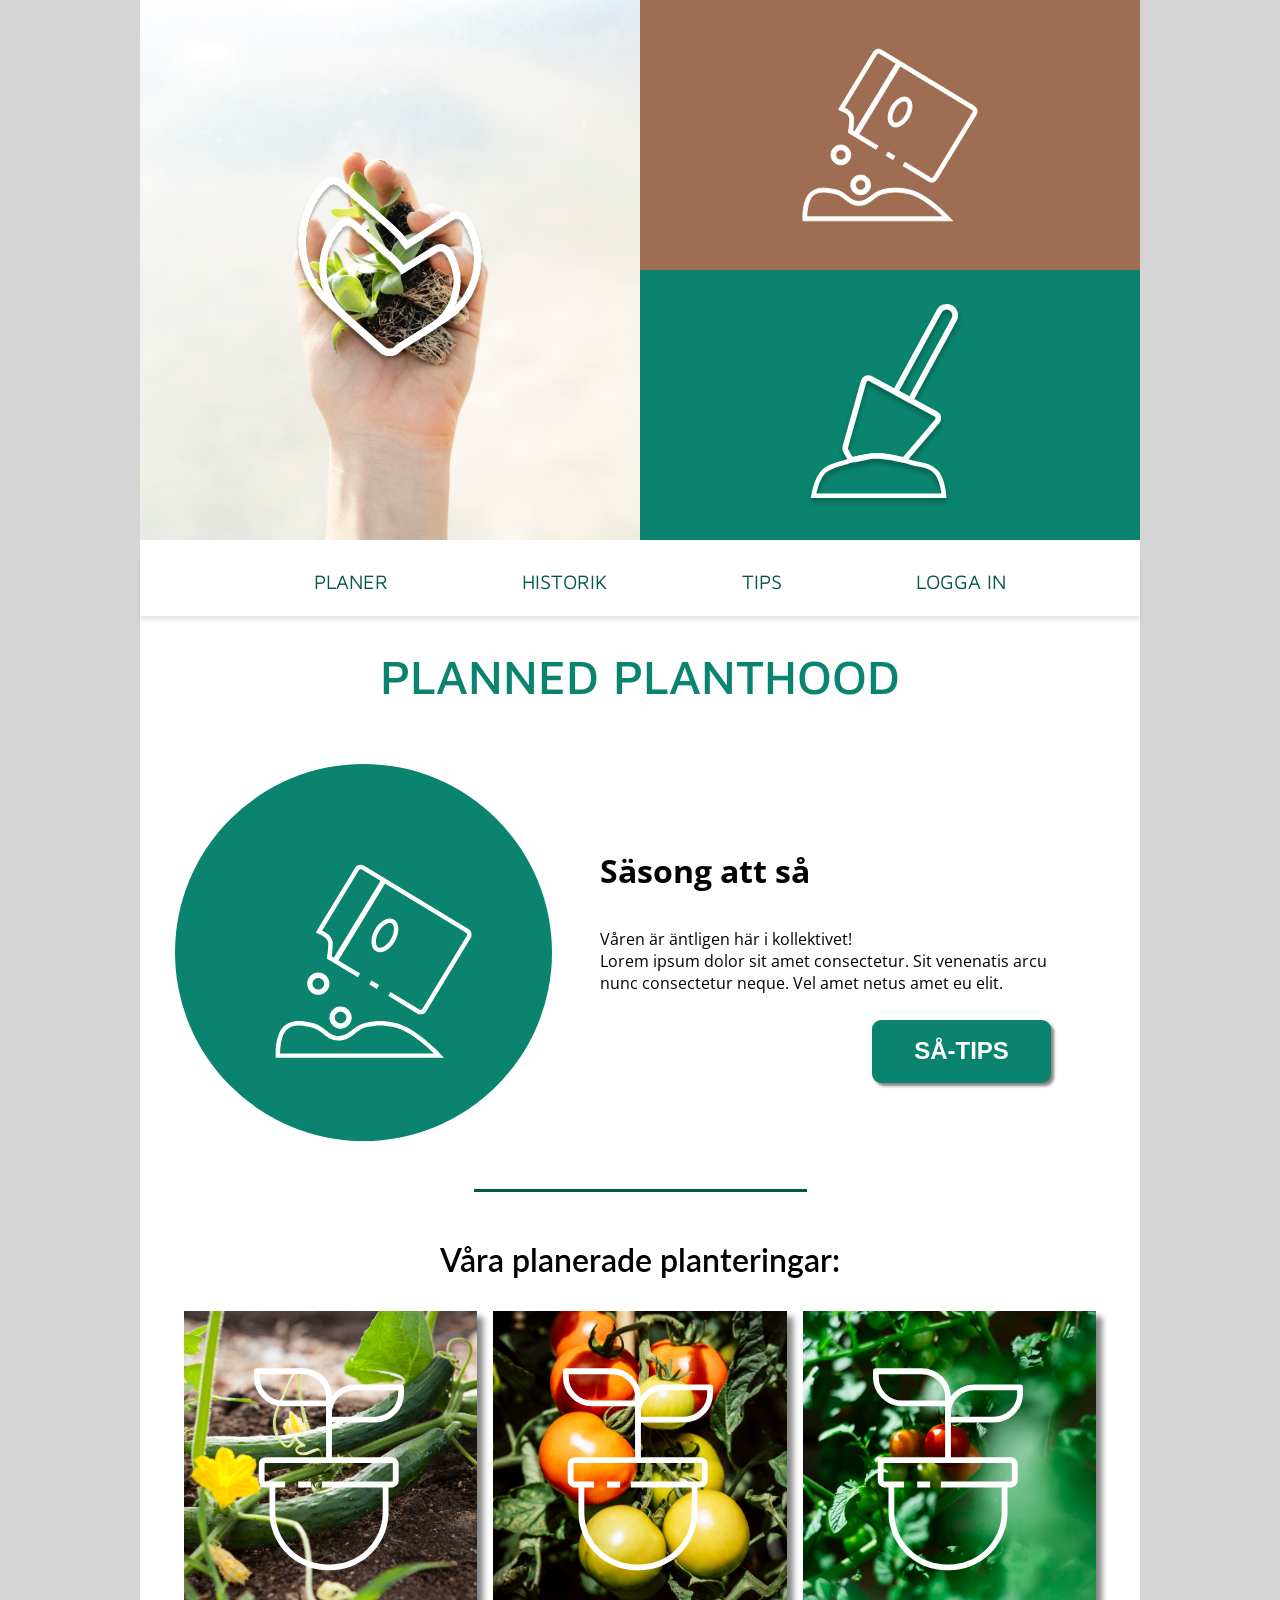
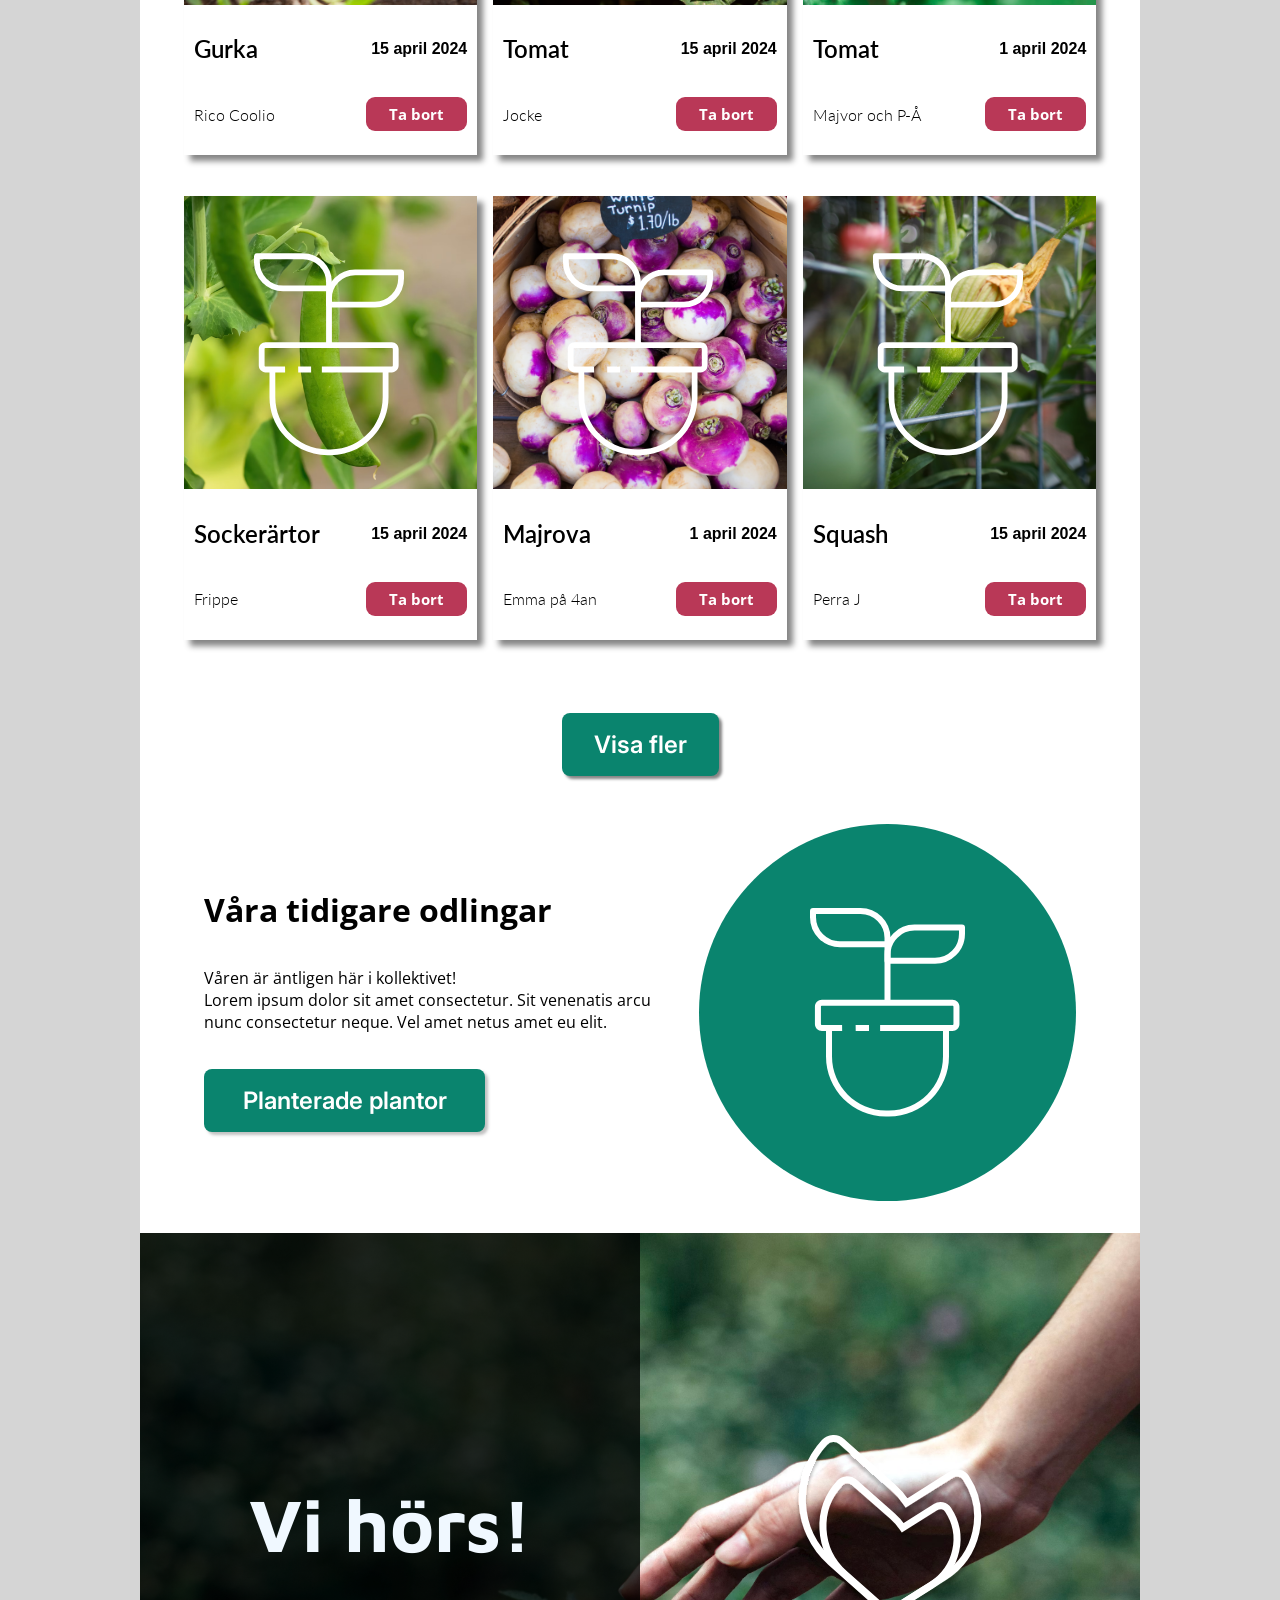
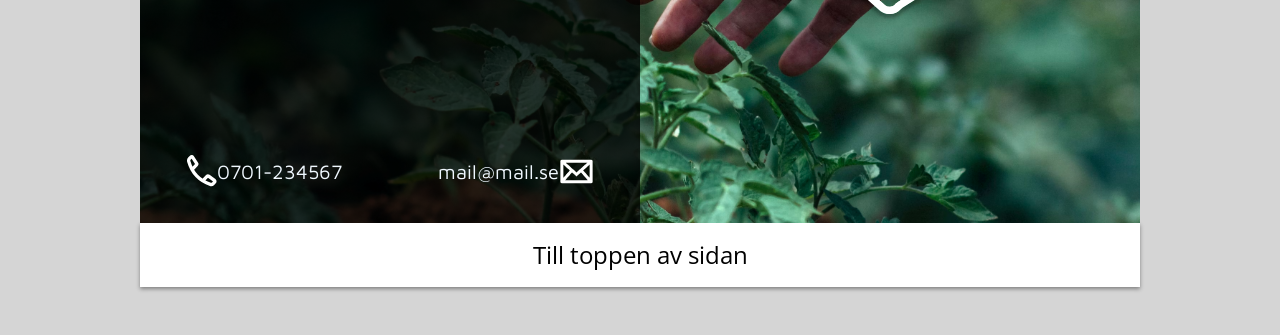
<file: index.html>
<!DOCTYPE html>
<html lang="en">

<head>
    <meta charset="UTF-8">
    <meta name="viewport" content="width=device-width, initial-scale=1.0">

    <link rel="stylesheet" href="style.css">
    <title>Planned planthood</title>
    <title>Document</title>
    <link rel="stylesheet" href="https://cdnjs.cloudflare.com/ajax/libs/font-awesome/6.0.0-beta3/css/all.min.css">
</head>

<body>
    <a id="top"></a> 
    <header class="header">
        <section class="backgroundImageHeader">
            <img class="heartLogoHeder" src="assets/Logo.svg" alt="Heart logo painted white">
        </section>

        <section class="brownGreenBG">
            <aside class="brownBackground">
                <img class="seedlingIcon" src="assets/Vectorseedpackage.svg" alt="seedling icon">
            </aside>
            <aside class="greenBackground">
                <img class="spadeIcon" src="assets/dig.svg" alt="spade">
            </aside>
        </section>
    </header>
    <nav class="menu">
        <ul class="navList">
            <li>
                <a class="NavListText" href="">PLANER</a>
            </li>
            <li>
                <a class="NavListText" href="">HISTORIK</a>
            </li>
            <li>
                <a class="NavListText" href="">TIPS</a>
            </li>
            <li>
                <a class="NavListText" href="login2.html">LOGGA IN</a>
            </li>
            
        </ul>
    </nav>
    <main class="main">
        <h1 class="main-name">PLANNED PLANTHOOD</h1>
        <section class="top">
            <article class="first-part">
                <div class="textContent1">
                    <h2 class="season">Säsong att så</h2>
                    <p class="description">Våren är äntligen här i kollektivet! <br>
                        Lorem ipsum dolor sit amet consectetur. Sit venenatis arcu <br> nunc consectetur neque. Vel amet netus amet eu elit.</p>
                    <button class="tips">SÅ-TIPS</button>
                </div>
                <div class="greenCircleDiv1">
                    <section class="seedBg">
                        <img class="seed" src="assets/seedpackage.svg">
                    </section>
                </div>
            </article>
        </section>
        <hr>
        <section class="middle">
            <h2 class="middle-name">Våra planerade planteringar:</h2>
            <section class="middle-container">
                <section class="card">
                    <section class="pictures-wrapper">
                        <img class="supreme" src="assets/gurka.avif" alt="gurka">
                        <img class="pot" src="assets/plant.svg">
                    </section>
                    <article class="item1">
                        <article class="first-row">
                            <h2 class="lato600">Gurka</h2>
                            <h3 class="open700">15 april 2024</h3>
                        </article>
                        <article class="second-row">
                            <h4 class="lato300">Rico Coolio</h4>
                            <button class="remove">Ta bort</button>
                        </article>
                    </article>
                </section>
                <section class="card">
                    <section class="pictures-wrapper">
                        <img class="supreme" src="assets/tomater.avif" alt="tomater">
                        <img class="pot" src="assets/plant.svg">
                    </section>
                    <article class="item1">
                        <article class="first-row">
                            <h2 class="lato600">Tomat</h2>
                            <h3 class="open700">15 april 2024</h3>
                        </article>
                        <article class="second-row">
                            <h4 class="lato300">Jocke</h4>
                            <button class="remove">Ta bort</button>
                        </article>
                    </article>
                </section>
                <section class="card">
                    <section class="pictures-wrapper">
                        <img class="supreme" src="assets/tomat.avif" alt="tomat">
                        <img class="pot" src="assets/plant.svg">
                    </section>
                    <article class="item1">
                        <article class="first-row">
                            <h2 class="lato600">Tomat</h2>
                            <h3 class="open700">1 april 2024</h3>
                        </article>
                        <article class="second-row">
                            <h4 class="lato300">Majvor och P-Å</h4>
                            <button class="remove">Ta bort</button>
                        </article>
                    </article>
                </section>
                <section class="card">
                    <section class="pictures-wrapper">
                        <img class="supreme" src="assets/ärta.avif" alt="ärta">
                        <img class="pot" src="assets/plant.svg">
                    </section>
                    <article class="item1">
                        <article class="first-row">
                            <h2 class="lato600">Sockerärtor</h2>
                            <h3 class="open700">15 april 2024</h3>
                        </article>
                        <article class="second-row">
                            <h4 class="lato300">Frippe</h4>
                            <button class="remove">Ta bort</button>
                        </article>
                    </article>
                </section>
                <section class="card">
                    <section class="pictures-wrapper">
                        <img class="supreme" src="assets/lilagrönsak.avif" alt="turnip">
                        <img class="pot" src="assets/plant.svg">
                    </section>
                    <article class="item1">
                        <article class="first-row">
                            <h2 class="lato600">Majrova</h2>
                            <h3 class="open700">1 april 2024</h3>
                        </article>
                        <article class="second-row">
                            <h4 class="lato300">Emma på 4an</h4>
                            <button class="remove">Ta bort</button>
                        </article>
                    </article>
                </section>
                <section class="card">
                    <section class="pictures-wrapper">
                        <img class="supreme" src="assets/cloesupväxt.avif" alt="squash">
                        <img class="pot" src="assets/plant.svg">
                    </section>
                    <article class="item1">
                        <article class="first-row">
                            <h2 class="lato600">Squash</h2>
                            <h3 class="open700">15 april 2024</h3>
                        </article>
                        <article class="second-row">
                            <h4 class="lato300">Perra J</h4>
                            <button class="remove">Ta bort</button>
                            
                        </article>
                    </article>
                </section>
            </section>
            <section class="only-button">
                <button class="more">Visa fler</button>
            </section>
            <section class="wrapperAroundMain">
                <section class="mainSectionWithGreenCircle">
                    <div class="greenCircleDiv2">
                        <aside class="greenCircle">
                            <img class="plantInPot" src="assets/plant.svg" alt="">
                        </aside>
                    </div>
                    <div class="textContent2">
                        <h2 class="odlingarText">Våra tidigare odlingar</h2>
                        <p class="easterIsHereText">Våren är äntligen här i kollektivet! <br>
                            Lorem ipsum dolor sit amet consectetur. Sit venenatis arcu <br> nunc consectetur neque. Vel amet netus amet eu elit.
                        </p>
                        <button class="btnPlantedPlants">Planterade plantor</button>
                    </div>
                </section>
            </section>        
        </section>
    </main>
    <footer class="helaFooter">
        <section class="helaMinFooter">
            <div class="heartLogoFooterContainer">
                <img class="heartLogoFooter" src="./assets/Logo.svg" alt="heartLogo">
            </div>
            <div class="svartBakgrundContainer">
                <section class="svartBakgrund">
                    <section class="seeYa">
                        <h2 class="seeYalater">Vi hörs!</h2>
                    </section>
                    <div class="kontaktDiv">
                        <section class="kontakt">
                            <section class="leftside">
                                <img src="/assets/telephone.svg" alt="mobilIkon">
                                <p class="text-bottom">0701-234567</p>
                            </section>
                            <section class="rightside">
                                <p class="text-bottom">mail@mail.se</p>
                                <img src="/assets/envelope.png" alt="mailIkon">
                            </section>
                        </section>
                    </div>
                </section>
            </div>    
        </section>
    </footer>
    <a href="#top" class="tillToppenAvSidan">
        <p class="tillToppenAvSidanP">Till toppen av sidan</p>
    </a>
</html>
</file>
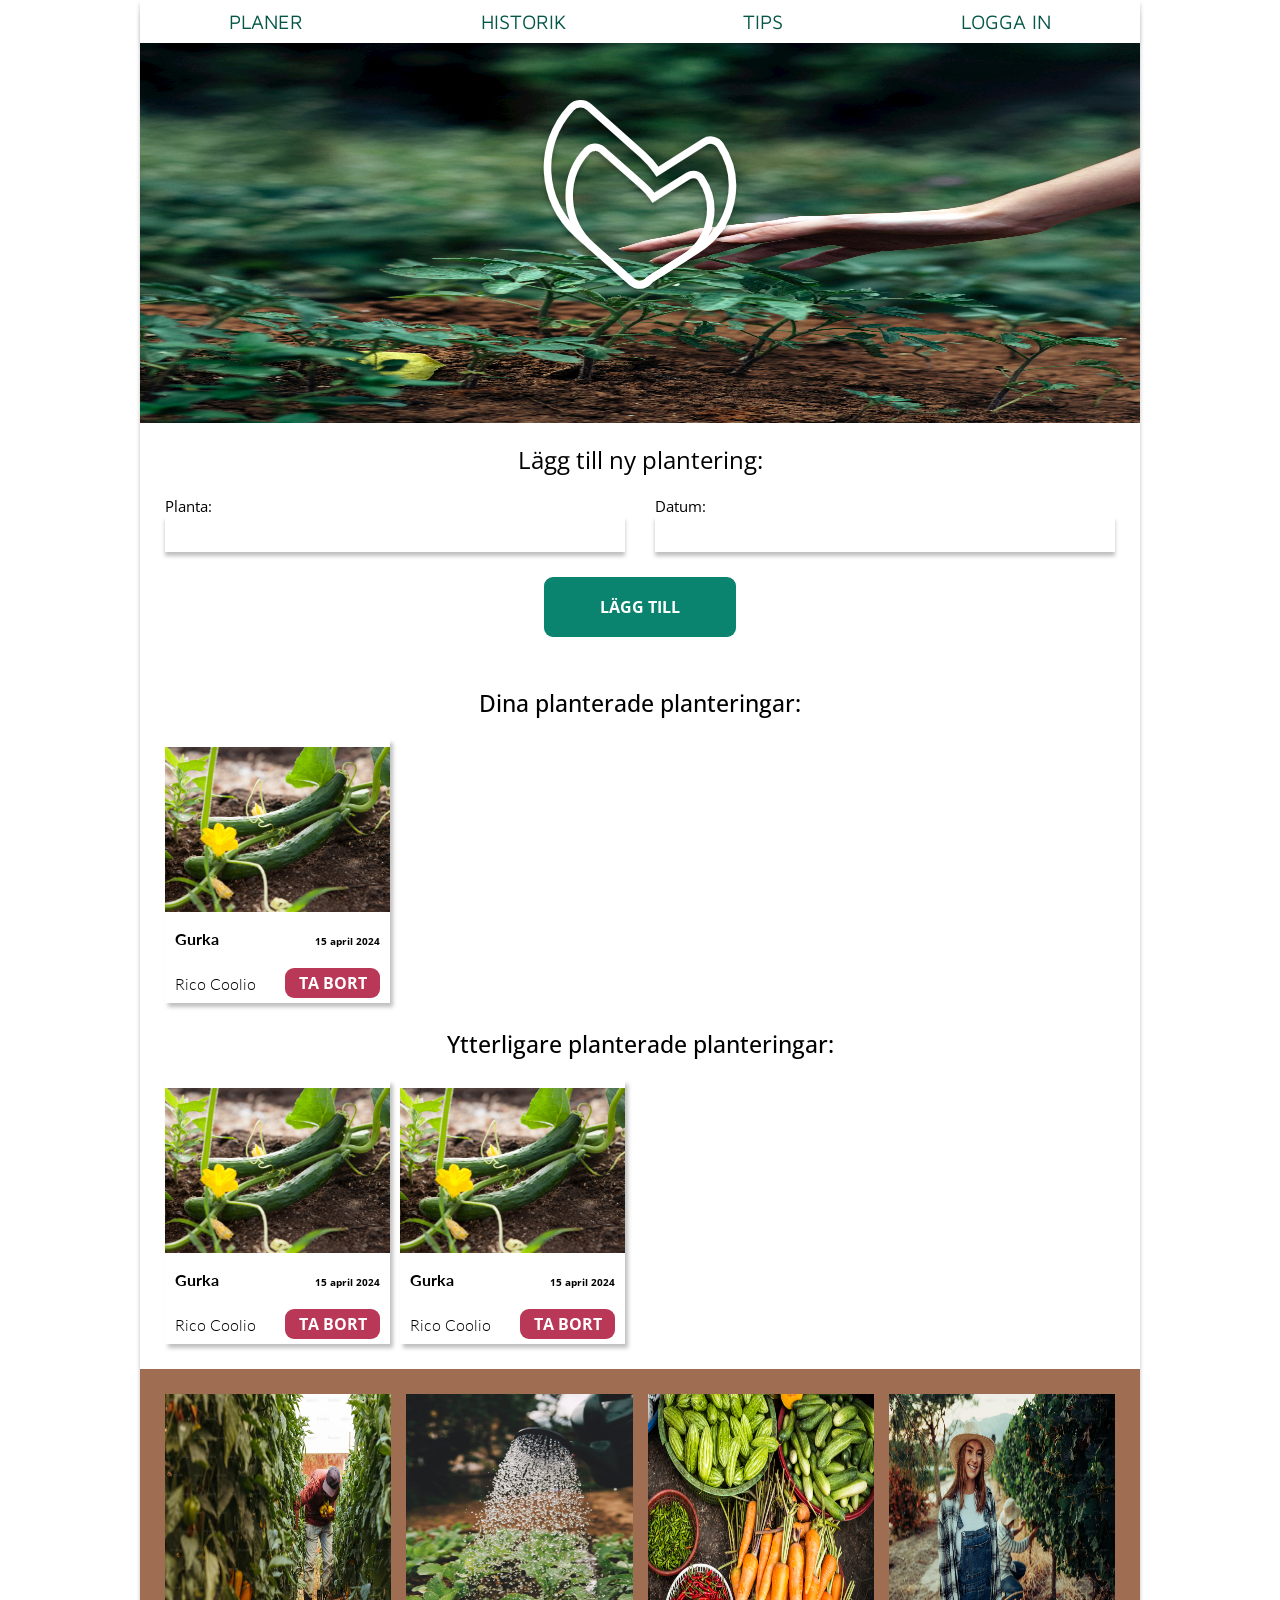
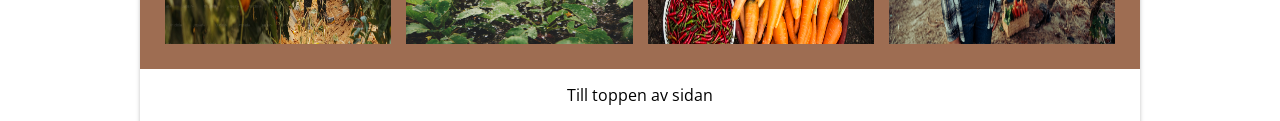
<file: login2.html>
<!-- Ny sida 2 -->
<!DOCTYPE html>
<html lang="en">
<head>
	<meta charset="UTF-8" />
	<meta name="viewport" content="width=device-width, initial-scale=1.0" />
	<link rel="stylesheet" href="./login2.css" />
	<title>Lägg Till</title>
</head>
<body>
	<!-- Navigationsfält -->
	<nav class="navbar">
		<a class="navbar__link" href="./index.html">PLANER</a>
		<a class="navbar__link" href="#">HISTORIK</a>
		<a class="navbar__link" href="#">TIPS</a>
		<a class="navbar__link" href="#">LOGGA IN</a>
	</nav>

	<!-- Sidhuvud -->
	<header class="hand" id="back">
		<img class="header__logo" src="./assets/Logo.svg" alt="Planned Planthood Logo" />
		<img class="header__image" src="./assets/handsidan.avif" alt="Hand with flower" />
	</header>

	<!-- Huvudinnehåll -->
	<main class="wrapper">
		<!-- Formulär för att lägga till ny plantering -->
		<section class="planering">
			<h2>Lägg till ny plantering:</h2>
			<form class="forms">
				<!-- Fält för planta -->
				<content class="left">
					<label for="text">Planta:</label>
					<input type="text" />
				</content>
				<!-- Fält för datum -->
				<content class="right">
					<label for="text">Datum:</label>
					<input type="text" />
				</content>
			</form>
		</section>

		<!-- Knapp för att lägga till -->
		<button class="add">LÄGG TILL</button>

		<!-- Lista över planteringar -->
		<section class="planteringar">
			<h2>Dina planterade planteringar:</h2>
			<section class="sections">
				<article class="plants__card">
					<!-- Bild för en planta -->
					<figure class="plants__image-container">
						<img class="plants__image" src="./assets/gurka.avif" alt="Gurka Plant" />
					</figure>
					<!-- Detaljer för planta -->
					<content class="plants__details plants__details--top">
						<h4 class="plants__name">Gurka</h4>
						<p class="plants__date">15 april 2024</p>
					</content>
					<!-- Ägarinformation och ta bort-knapp -->
					<figure class="plants__details plants__details--bottom">
						<h6 class="plants__owner">Rico Coolio</h6>
						<img class="plants__icon" src="./assets/gurka.avif" alt="Details Icon" />
						<button class="plants__remove">TA BORT</button>
					</figure>
				</article>
			</section>
		</section>

		<!-- Ytterligare planteringar -->
		<section class="planteringar">
			<h2>Ytterligare planterade planteringar:</h2>
			<section class="sections">
				<article class="plants__card">
					<figure class="plants__image-container">
						<img class="plants__image" src="./assets/gurka.avif" alt="Gurka Plant" />
					</figure>
					<content class="plants__details plants__details--top">
						<h4 class="plants__name">Gurka</h4>
						<p class="plants__date">15 april 2024</p>
					</content>
					<figure class="plants__details plants__details--bottom">
						<h6 class="plants__owner">Rico Coolio</h6>
						<img class="plants__icon" src="./assets/Logo.svg" alt="Details Icon" />
						<button class="plants__remove">TA BORT</button>
					</figure>
				</article>
				<article class="plants__card">
					<content class="plants__image-container">
						<img class="plants__image" src="./assets/gurka.avif" alt="Gurka Plant" />
					</content>
					<content class="plants__details plants__details--top">
						<h4 class="plants__name">Gurka</h4>
						<p class="plants__date">15 april 2024</p>
					</content>
					<figure class="plants__details plants__details--bottom">
						<h6 class="plants__owner">Rico Coolio</h6>
						<img class="plants__icon" src="./assets/plant.svg" alt="Details Icon" />
						<button class="plants__remove">TA BORT</button>
					</figure>
				</article>
			</section>
		</section>
	</main>

	<!-- Sektion med olika bilder -->
	<section class="brown">
		<img class="imgsize" src="./assets/plockar.avif" alt="picking pepper" />
		<img class="imgsize" src="./assets/vattenkanna.avif" alt="watering plants" />
		<img class="imgsize" src="assets/massagrönsaker.avif" alt="vegetables on the ground" />
		<img class="imgsize" src="./assets/tjejmedhatt.avif" alt="Woman in a hat" />
	</section>

	<!-- Sidfot -->
	<footer>
		<a class="back" href="#back"><p>Till toppen av sidan</p></a>
	</footer>
</body>
</html>
</file>
<file: style.css>
@import url('https://fonts.googleapis.com/css2?family=Maven+Pro:wght@500&display=swap');
@import url('https://fonts.googleapis.com/css2?family=Open+Sans&display=swap');
@import url('https://fonts.googleapis.com/css2?family=Inter:wght@600&display=swap');
@import url('https://fonts.googleapis.com/css2?family=Lato&display=swap');

html {
    background-color: rgb(213, 213, 213); /* Bakgrundsfärg för hela sidan */
    margin: auto; /* Centrera sidan */
    padding: auto; /* Automatisk padding, även om detta inte påverkar mycket */
}

body {
    max-width: 1000px; /* Maxbredd för sidan */
    width: 100%; /* Gör sidan responsiv */
    margin: 0 auto; /* Centrera innehållet */
    background-color: white; /* Vit bakgrund */
    box-sizing: border-box; /* Räkna med padding och border i elementets storlek */
    padding: auto; /* Automatisk padding, detta ger inte effekt, bör ändras vid behov */
}

/* Header */

.header {
    display: flex; /* Använder flexbox för att arrangera innehållet */
    justify-content: center; /* Centrera innehållet horisontellt */
}

.backgroundImageHeader {
    background-image: url(assets/hand.jpeg);  
    background-position: center; /* Centrera bakgrundsbilden */
    background-size: cover; /* Täck hela området med bilden (kan läggas till för att förbättra utseendet) */
    width: 501px;  
    height: 540px;  
    display: flex; /* Använder flexbox för att arrangera innehållet */
    justify-content: center; /* Centrera innehållet horisontellt */
    align-items: center; /* Centrera innehållet vertikalt */
}

.heartLogoHeder {
    width: 190px;  
    height: 186px;  
}

.brownBackground {
    background-color: #9E6D52;  
    width: 500px;  
    height: 270px;  
    display: grid; /* Använder grid-layout för att arrangera innehållet */
    grid-template-columns: repeat(3, 1fr); /* Delar upp i tre kolumner */
}

.seedlingIcon {
    height: 196px; 
    width: 176px;  
    grid-area: 2 / 2; /* Positionerar ikonen i mitten av grid */
}

.greenBackground {
    background-color: #0A846E;
    width: 500px;  
    height: 270px;
    display: grid; /* Använder grid-layout för att arrangera innehållet */
    grid-template-columns: repeat(3, 1fr); /* Delar upp i tre kolumner */
}

.spadeIcon {
    height: 206px;
    width: 155px;
    grid-area: 2 / 2; /* Positionerar ikonen i mitten av grid */
}


/* Nav */


.navList {
    display: flex;
    justify-content: space-evenly;
    align-items: center; 
    padding-bottom: 10px;
    height: 50px;
    list-style: none;
    font-family: 'Maven Pro', sans-serif;
}

.NavListText {
    font-size: 20px;
    color: #055647;
    text-decoration: none;
    text-align: center;
}

.menu {
    box-shadow: 0 4px 4px 0 rgba(3, 56, 47, 0.11); /* Skugga för menyn */
}


/* Main */
.main {
    max-width: 1000px; 
    width: 100%; /* Gör sidan responsiv */
    margin-top: 2rem;  
    background-color: white;  
    box-sizing: border-box;  
    padding: 0;  
}

.main-name {
    color: rgba(10, 132, 110, 255);  
    text-align: center;  
    font-family: 'Maven Pro', sans-serif;  
    font-size: 48px; 
    font-weight: 500;  
    margin: 0;  
    margin-bottom: 60px;  
}

.top {
    max-width: 1000px; 
    width: 100%; 
    margin: 0 auto;  
}

.first-part {
    display: flex;  
    flex-direction: row-reverse;  
    justify-content: space-between; /* Placera elementen på varsin sida */
    align-items: center;  
    font-family: 'Open Sans', sans-serif;  
    max-width: 911px;  
    width: 100%; 
}

.greenCircleDiv1 {
    margin-left: 3rem; 
    width: 40%;  
    display: flex;  
    justify-content: flex-end; /* Placera cirkeln längst till höger */
}

.seedBg {
    background-color: #0A846E; 
    border-radius: 50%;  
    width: 377px;  
    height: 377px; 
}

.seed {
    padding: 100px;  
    width: 197px;  
    height: 194px;  
}

.textContent1 {
    margin-left: 3rem;  
    width: 60%; 
    display: flex;  
    flex-direction: column;  
    justify-content: flex-start;  
    gap: 10px; /* Utrymme mellan elementen */
    text-align: left;  
}

.season {
    margin-bottom: 10px;  
    display: flex; 
    justify-content: flex-start;  
    font-family: 'Open Sans', sans-serif;  
    font-weight: 700;  
    font-size: 32px;  
}

.description {
    display: flex;  
    justify-content: flex-start; 
    text-align: start;  
    font-weight: 400;  
    font-size: 16px;  
}

.tips {
    margin: 0;  
    display: flex;  
    justify-content: center; 
    align-items: center;  
    width: 179px; 
    height: 63px;  
    background-color: #0A846E;  
    color: white;  
    border-radius: 9px;  
    text-align: center;  
    border: none;  
    font-weight: 700;  
    font-size: 24px;  
    box-shadow: 3px 3px 3px #858585;  
    align-self: flex-end;  
}

.tips:hover {
    background-color: #dcd91b; /* Bakgrundsfärg vid hover */
    box-shadow: 0 12px 16px 0 rgb(217, 217, 217), 0 17px 50px 0 rgba(0, 0, 0, 0.19); /* Skugga vid hover */
}

.tips:active {
    background-color: #096856; /* Bakgrundsfärg vid klick */
    transform: translateY(4px); /* Flytta ner knappen vid klick */
}

hr {
    text-align: center;  
    background-color: #055647;  
    border: none;  
    width: 333px;
    height: 3px;  
    margin-top: 3rem;  
    margin-bottom: 1rem; 
}

/* middle */
.middle { 
    max-width: 932px; 
    width: 100%;  
    margin: auto; 
    display: flex;
    flex-direction: column;  
    justify-content: center; 
    align-items: center; 
}


.middle-name {
    margin: 2rem;  
    text-align: center; 
    font-family: 'Lato', sans-serif;  
    font-weight: 600;  
    font-size: 32px;  
}

.middle-container {
    display: grid;
    grid-template-columns: repeat(3, 1fr); 
    grid-gap: 1rem; 
    justify-content: space-between; 
    align-items: center; /* Centrera elementen vertikalt */
}

.pictures-wrapper {
    position: relative; /* Position för innehållet */
    max-height: 293.54px;  
    overflow: hidden; /* Dölja överflödig del av innehållet */
}

.card {
    box-shadow: 6px 6px 6px #858585; /* Skugga för korten */
    width: 293.54px;  
    margin-bottom: 25px;  
}

.supreme {
    margin: auto;  
    width: 293.54px;  
    height: 296px;  
    display: block;  
    object-fit: cover; /* Fyller kortet utan att ändra proportioner */
    background-position: center; 
}

.pot {
    width: 150px;  
    height: 205px; 
    position: absolute;  
    top: 19%; 
    right: 25%; 
}

.item1 {
    margin: auto; 
    padding: 10px;  
}

.first-row {
    display: flex;  
    flex-direction: row;  
    justify-content: space-between;  
    align-items: center;  
}

.second-row {
    display: flex;  
    flex-direction: row;  
    justify-content: space-between;  
    align-items: center;  
}

.open700 {
    font-family: 'open', sans-serif; 
    font-weight: 700;  
    font-size: 16px;  
}

.lato600 {
    font-family: 'Lato', sans-serif;  
    font-weight: 600;  
    font-size: 24px; 
}

.lato300 {
    font-family: 'Lato', sans-serif;  
    font-weight: 300;  
    font-size: 16px;  
}

.remove {
    background-color: #B93857;  
    border: none;  
    border-radius: 9px; 
    padding: 7px 23px;  
    color: white;  
    font-family: 'Open Sans', sans-serif;  
    font-weight: 700;  
    font-size: 15px;  
}

.remove:hover {
    background-color: #e8476d;  
    box-shadow: 0 12px 16px 0 rgb(217, 217, 217), 0 17px 50px 0 rgba(0, 0, 0, 0.19); /* Skugga vid hover */
}

.remove:active {
    background-color: #c10d2b;  
    transform: translateY(4px);  
}

.only-button {
    max-width: 1000px; 
    width: 100%; /* Gör knappen responsiv */
    display: flex; 
    justify-content: center; 
    align-items: center; 
    text-align: center;  
    margin: 0 auto;  
}

.more {
    margin: 3rem;  
    background-color: rgba(10, 132, 110, 255); /* Bakgrundsfärg för knappen */
    color: white;  
    border-radius: 8px;  
    padding: 17px;  
    border: none;  
    width: 157px;  
    font-family: 'Inter', sans-serif;  
    font-weight: 600; 
    font-size: 24px; 
    box-shadow: 3px 3px 3px #858585;
}

.more:hover {
    background-color: #dcd91b; 
    box-shadow: 0 12px 16px 0 rgb(217, 217, 217), 0 17px 50px 0 rgba(0, 0, 0, 0.19); /* Skugga vid hover */
}

.more:active {
    background-color: #096856; 
    transform: translateY(4px); 
}

.wrapperAroundMain { 
    display: flex;
    justify-content: center; 
    max-width: 1000px;
    width: 100%;
    margin-bottom: 2rem;
}

.mainSectionWithGreenCircle {
    display: flex;
    flex-direction: row-reverse; 
    align-items: flex-start;  
}

.greenCircle {
    background-color: #0A846E;
    width: 377px;  
    height: 377px;  
    border-radius: 50%;
    display: flex;
    justify-content: center;
    align-items: center;
    margin-left: 2rem;
}

.textContent2 {
    margin-top: 4rem ;
    max-width: 500px; 
    width: 100%;
    display: flex;
    flex-direction: column;  
    justify-content: flex-start;  
    gap: 20px;  
    text-align: left;  
}

.odlingarText {
    font-family: 'Open Sans', sans-serif;
    font-weight: 700;
    font-size: 32px;
    margin: 0%;
}

.easterIsHereText {
    font-family: 'Open Sans', sans-serif;
    font-weight: 400;
    font-size: 16px;
    margin-right: 1rem;
}

.btnPlantedPlants {
    background-color: #0A846E;
    border-radius: 8px;
    height: 63px;
    width: 281px;
    font-size: 24px;
    color: #fff;
    border: none;  
    font-family: 'Inter', sans-serif;
    font-weight: 600;
    box-shadow: 3px 3px 3px rgba(133, 133, 133, 0.5);  
    cursor: pointer;
    margin: 0; 
    transition: background-color 0.3s, box-shadow 0.3s;  
}

.btnPlantedPlants:hover {
    background-color: #dcd91b;
    box-shadow: 0 12px 16px rgba(217, 217, 217, 0.5), 0 17px 50px rgba(0, 0, 0, 0.19);
}

.btnPlantedPlants:active {
    background-color: #096856;
    transform: translateY(4px);
}

.btnPlantedPlants:focus {
    outline: none;  
}



/* MainLogin */
.mainLogin {

    background-image: url(assets/massagrönsaker.avif);  
    background-position: center; /* Centrera bakgrundsbilden */
    background-size: cover; /* Täck hela området med bilden (kan läggas till för att förbättra utseendet) */
    width: 1000px;  
    height: 100vh;  
    display: flex; /* Använder flexbox för att arrangera innehållet */
    justify-content: center; /* Centrera innehållet horisontellt */
    align-items: center; /* Centrera innehållet vertikalt */


}

.login-container {
    display: flex;
    flex-direction: column;
    width: 300px;
    margin: 0 auto;
} 

.input-field {
    padding: 10px;
    margin: 10px 0;
    border: 1px solid #ccc;
    border-radius: 5px;
    font-size: 16px;
}  

.login-button {
    padding: 10px;
    margin-top: 10px;
    border: none;  
    border-radius: 5px;  
    background-color: #4CAF50;  
    color: white;  
    font-size: 16px;  
    cursor: pointer; 
}

.login-button:hover {
    background-color: #b7f217; /* تغيير لون الخلفية عند التمرير */
}

/* Footer*/

.helaFooter {
    margin: auto;
    max-width: 1000px;
    width: 100%;
}

.helaMinFooter {
    background-image: url(./assets/handsidan.avif);
    background-size: cover;  
    background-position: center;  
    max-width: 1000px;
    width: 100%;
    height: 590px;
    margin: auto;
    display: grid; 
    grid-template-columns: 1fr 1fr; 
    grid-template-areas: "svartBakgrund heartLogo"; 
    align-items: center; 
    color: aliceblue;
    position: relative; 
}

.heartLogoFooterContainer {
    display: flex;
    flex-direction: column;  
    justify-content: center;  
    align-items: center;  
    max-width: 500px;
    width: 100%;  
    height: 100%;  
    grid-row: 1;  
}

.heartLogoFooter {
    height: 186px;
    width: 190px;
    margin: 0;  
}

.svartBakgrundContainer {
    margin: auto;
    display: flex;
    flex-direction: row;
    justify-content: flex-end;  
    width: 100%;  
    height: 100%; 
    grid-area: svartBakgrund; 
}

.svartBakgrund {
    margin: auto;
    max-width: 500px;  
    width: 100%;
    height: 590px;  
    background-image: linear-gradient(rgba(0, 0, 0, 0.79), rgba(0, 0, 0, 0.79));
    display: grid;
    grid-template-rows: 1fr auto;
    grid-template-areas: "vi-hors" "kontakt";  
}

.seeYa {
    margin-top: 3rem;
    grid-area: vi-hors;  
    display: flex;
    justify-content: center; 
    align-items: center;  
    font-family: 'Maven Pro', sans-serif;
    font-weight: 500;
    font-size: 50px;
    height: 100%;  
}

.kontaktDiv {
    margin: 0% auto;
    padding: 20px;
    grid-area: kontakt;  
    display: flex;
    flex-direction: column;  
    justify-content: space-between;  
    align-self: flex-end;  
    max-width: 500px;
    height: auto; 
}

.kontakt {
    padding: auto;
    margin: auto;
    display: flex;
    flex-direction: row;
    justify-content: space-between;
    align-self: center;
    max-width: 500px;
}

.leftside {
    display: flex;
    flex-direction: row;
    justify-content: space-between;
    align-items: center;
    align-self: flex-start;
    margin-right: 3rem;  
}

.leftside img {
    width: 31.21px;
}

.rightside {
    display: flex;
    flex-direction: row;
    justify-content: space-between;
    align-items: center;
    align-self: flex-end;
    margin-left: 3rem;  
}

.rightside img {
    width: 35px;
    height: 35px;
}

.text-bottom {
    font-family: 'Maven Pro', sans-serif;
    font-weight: 400;
    font-size: 20px;
}

.tillToppenAvSidan {
    color: black;
    display: flex;
    justify-content: center;
    font-family: 'Open Sans', sans-serif;
    align-items: center;
    max-width: 1000px;
    width: 100%;
    height: 64px;
    bottom: 20px;  
    right: 20px;   
    text-align: center;  
    text-decoration: none;
    box-shadow: 0 2px 4px rgba(0, 0, 0, 0.4);
    font-family: open sans;
    margin-bottom: 3rem;
}

.tillToppenAvSidanP {
    color: black;
    font-size: 24px;
}



@media (max-width: 390px) {

    body {
        max-width: 390px;
    }

    /* header */

    .header {
        flex-direction: column;
    }
    
    .backgroundImageHeader {
        max-width: 390px;
        width: 100%;
        height: 390px;
        position: relative;
    }

    .backgroundImageHeader::before {
        content: '';
        position: absolute;
        top: 10px; 
        right: 10px; 
        width: 30px;
        height: 4px;
        background-color: white;
        box-shadow: 0 8px 0 white, 0 16px 0 white;
    }
    
    .heartLogoHeader {
        width: 189.88px;
        height: 186px;
    }
    
    .brownBackground, aside.greenBackground {
        width: 195px;
        height: 195px;
        display: flex;
        justify-content: center;
        align-items: center;
    }
    
    body header section {
        display: flex;
        justify-content: space-between;
        max-width: 390px;
        width: 100%;
    }
    
    .spadeIcon {
        height: 130px;
        width: 97.9px;
    }
    
    .seedlingIcon {
        height: 124px;
        width: 111.44px;
    }

    /* Nav */
    
    .menu {
        display: none;
    }

    /* Main */

    .main {
        max-width: 390px;
    }
    

    .main-name {
        font-size: 24px;  
    }
    
    .first-part {
        max-width: 390px;
        flex-direction: column;    
    }

    .textContent1 {
        margin: 1px;
        max-width: 390px;
        width: 100%;
        justify-content: center; 
        gap: 0;
        text-align: center; 
    }

    .season {
        font-size: 16px;    
        justify-content: center;
        text-align: center; 
    }
    
    .description {
        justify-content: center;
        text-align: center;
        font-size: 14px;
        text-align: center; 
    }
    
    .tips {
        width: 98.63px;
        height: 34.71px;
        font-size: 16px;
        align-self: center;  
    }

    .greenCircleDiv1 {
        margin: 0%;
        max-width: 390px;
        width: 100%;
        justify-content: center;
    }
    
    .seedBg {
        width: 241px; 
        height: 241px;
        margin-top: 20px;
        margin-bottom: 10px; 
    }
    
    .seed {
        margin: auto;
        padding: 60px;
        width: 126px;
        height: 124px;
    }
    
    hr {
        margin-top: 20px; 
        width: 202px;
        height: 3px;
    }

    .middle { 
        max-width: 390px;
        justify-content: space-between;
    }

    .middle-name {
        width: 390px;
        height: 22px;
        font-size: 17px;
    }

    .middle-container {
        max-width: 390px;
        width: 100%;
        grid-gap: 0.5rem;
        grid-template-columns: repeat(2, 1fr);
        margin: 0%;
    }

    .pictures-wrapper {
        width: 175px;
        height: 160px;
    }

    .card {
        box-shadow: 6px 6px 6px #bcbcbc;
        width: 175px;
        height: 220px;
        margin: auto;
        display: flex; 
        flex-direction: column;
        justify-content: space-between;
    }

    .supreme {
        width: 175px;
        height: 160px;
    }

    .pot {
        width: 64.3px;
        height: 89.72px;    
    }

    .item1 {
        margin: 0%;
        padding: 5px;
        height: 60px;
        display: flex;
        flex-direction: column;  
        justify-content: center;  
        align-items: center;
    }
    
    .first-row, .second-row {
        max-width: 390px;
        width: 100%;  
        display: flex;
        justify-content: space-between;
        align-items: center;
        margin: auto; 
        
    }
    
    .open700 {
        margin: 0%;
        font-size: 10px;
    }
    
    .lato600 {
        margin: 0%;
        font-size: 14px;
    }
    
    .lato300 {
        margin: 0%;
        font-size: 10px;
    }
    
    .remove {
        background-color: white;
        margin: 0%;
        padding: 0;
        font-size: 0;
        width: 13.15px;
        height: 16px;
        position: relative;
    }
    
    .remove::before {
        content: "\f2ed";
        font-family: "Font Awesome 5 Free";
        font-weight: 900;
        font-size: 16px;
        color: #B93857;
        display: inline-block;
        position: absolute;
        top: 50%;
        left: 50%;
        transform: translate(-50%, -50%);
    }    

    .only-button {
        margin-bottom: 70px;
    }
    
    button.more {  
        margin-bottom: 0%;
        display: flex;
        justify-content: center; 
        align-items: center;
        border-radius: 9px;
        width: 115.67px;
        height: 34.71px;
        text-align: center;
        font-size: 16px;

    }

    .wrapperAroundMain { 
        max-width: 390px;
        flex-direction: column;   
        align-items: center;
        margin-bottom: 4rem;
    }
    
    .mainSectionWithGreenCircle {
        padding: 10px;
        margin: auto;
        flex-direction: column; 
        align-items: center; 
    }
    
    .greenCircle {
        width: 240px; 
        height: 240px;
        margin: auto;
        
    }

    .plantInPot {
        width: 94.85px;
        height: 131.95px;
    }

    .textContent2 {
        margin-top: 2rem ;
        justify-content: center;
        align-items: center;  
        text-align: center;  
        max-width: 390px;
    }
    
    .odlingarText {
        height: 22px;
        text-align: center;
        font-size: 16px;
    }

    .easterIsHereText {
        margin: auto;
        max-width: 390px;
        width: 100%;
        font-size: 14px;
        text-align: center;  
    }
    
    .btnPlantedPlants {
        margin-top: 1rem;
        border-radius: 9px;
        height: 35px;
        width: 179px;
        font-size: 16px;
    }
    
    .mainLogin {
        max-width: 390px;
        width: 100%; 
        position: relative;
    }

    .mainLogin::before {
        content: '';
        position: absolute;
        top: 10px; 
        right: 10px; 
        width: 30px;
        height: 4px;
        background-color: white;
        box-shadow: 0 8px 0 white, 0 16px 0 white; 
    }
    
    .login-container {
        width: 200px;
    } 
    
    .input-field {
        font-size: 14px;
    }  
    
    .login-button {
        font-size: 14px;  
    }
    
    .helaMinFooter { 
        width: 390px; 
        height: 774px;
    }

    .heartLogoFooter {
        height: 186px;
        width: 190px;
        margin: 0;  
    }
    
    .heartLogoFooterContainer {
        max-width: 390%;  
    }
    
    .heartLogoFooter {
        height: 186px; 
        width: 189.88px; 
        margin: auto; 
    }
    
    .svartBakgrundContainer {
        display: flex;
        flex-direction: column;  
        justify-content: space-between;  
        width: 390px;   
        grid-row: 2;  
    }

    .seeYa {
        margin-top: 3rem;
        grid-area: vi-hors;  
        display: flex;
        justify-content: center; 
        align-items: center;  
        font-family: 'Maven Pro', sans-serif;
        font-weight: 500;
        font-size: 50px;
        height: 100%;  
    }

    
    .svartBakgrund {
        height: 100%; 
        grid-template-rows: auto 1fr; 
        margin: 0;  
    }
    
    .seeYa {
        max-width: 390px;
        width: 100%; 
        font-size: 32px; 
    }
    
    .seeYalater {
        font-weight: 500;
        
    }
    
    .kontaktDiv {
        margin-top: 30px;
        justify-content: center;  
        align-items: center; 
        max-width: 390px;  
        width: 100%;   
        box-sizing: border-box;  
    }
    
    .kontakt {
        align-items: center; 
        max-width: 390px;
        width: 100%;  
        box-sizing: border-box;  
        height: auto;  
    }


    .leftside, .rightside {
        margin-right: 1rem;
        display: flex;
        flex-direction: row;
        justify-content: space-between;
        align-items: center; 
    }

    .rightside {
        margin-left: 1rem;
    }

    .leftside img {
        width: 18.56px;
        
    }
    
    .rightside img {
        width: 22px;
        height: 20px;
    }
    

    .text-bottom {
        font-size: 12px;
    }

    .tillToppenAvSidan {
        max-width: 390px;
        width: 100%;
        height: 64px;
        font-size: 12px;
        margin-bottom: 2rem;
        text-decoration: none; 
        line-height: 64px; 
    }
    
    .tillToppenAvSidanP {
        margin: 0;
        font-size: 12px;
    }

}
</file>
<file: login2.css>
/* Importerar Google Fonts för att använda i designen */
@import url("https://fonts.googleapis.com/css2?family=Open+Sans:ital,wght@0,300..800;1,300..800&display=swap");
@import url("https://fonts.googleapis.com/css2?family=Maven+Pro:wght@400..900&display=swap");
@import url("https://fonts.googleapis.com/css2?family=Lato:ital,wght@0,100;0,300;0,400;0,700;0,900;1,100;1,300;1,400;1,700;1,900&display=swap");

/* Globala inställningar för att nollställa standardvärden */
* {
	margin: 0;
	padding: 0;
	box-sizing: border-box;
}

/* Navigationsmenyn */
.navbar {
	display: none; /* Döljer menyn som standard */
}

/* Wrapper för att centrera och organisera innehåll */
.wrapper {
	width: 95%;
	margin: 0 auto;
	display: flex;
	flex-direction: column;
}

/* Body-styling */
body {
	display: flex;
	width: 100%;
	flex-direction: column;
}

/* Header-sektion */
.hand {
	position: relative;
	padding: 0;
}

.header__logo {
	position: absolute;
	top: 25%;
	left: 25%;
	width: 50%;
}

.header__image {
	width: 100%;
	height: 100%;
}

/* Sektion för planering */
.planering {
	margin-top: 20px;
	margin-bottom: 25px;
	h2 {
		text-align: center;
		font-weight: 400;
		font-family: "Open Sans", sans-serif;
		font-size: 24px;
		margin-bottom: 15px;
	}
}

/* Formulär för att lägga till ny plantering */
.forms {
	margin: 0 auto;
	label {
		margin-top: 5px;
		font-size: 15px;
		font-family: "Open Sans", sans-serif;
		font-weight: 400;
		display: block;
	}
	input {
		box-shadow: 0px 4px 4px 0px #00000040;
		border: none;
		width: 100%;
		min-height: 36px;
	}
}

/* Knappen "Lägg Till" */
.add {
	justify-content: center;
	align-items: center;
	margin: 0 auto;
	width: 120px;
	height: 35px;
	border-radius: 9px;
	font-family: "Open Sans", sans-serif;
	font-weight: 700;
	font-size: 16px;
	border: none;
	background-color: #0a846e;
	color: white;
	margin-bottom: 50px;
}

/* Sektion för planterade växter */
.plants {
	margin-top: 40px;
	display: flex;
	flex-direction: column;
	align-items: center;
	justify-content: center;
	max-width: 40%;
}

.plants__heading {
	font-family: "Open Sans", sans-serif;
	font-weight: 600;
	font-size: 1rem;
	margin-bottom: 20px;
}

/* Gridlayout för växtkort */
.plants__grid {
	display: grid;
	grid-template-columns: 1fr 1fr;
	width: 85%;
	gap: 5px;
	justify-content: center;
}

.plants__card {
	box-shadow: 3px 4px 4px 0px rgba(0, 0, 0, 0.25);
	min-width: 175px;
	max-width: 225px;
	margin-bottom: 25px;
}

.plants__remove {
	display: none; /* Knapp för att ta bort är dold som standard */
}

/* Bildbehållare för växter */
.plants__image-container {
	height: 180px;
	overflow: hidden;
	display: flex;
	justify-content: center;
	align-items: center;
}

.plants__image {
	width: 100%;
	height: auto;
	min-height: 165px;
	object-fit: cover;
}

/* Detaljer för växter */
.plants__details {
	margin: 10px;
	font-family: "Lato", sans-serif;
}

.plants__details--top {
	display: flex;
	justify-content: space-between;
	align-items: flex-end;
}

.plants__name {
	font-weight: 700;
	font-family: "Lato", sans-serif;
}

.plants__date {
	font-family: "Open Sans", sans-serif;
	font-weight: 700;
	font-size: 0.625rem;
}

.plants__details--bottom {
	display: flex;
	justify-content: space-between;
	margin-top: 20px;
	margin-bottom: 5px;
	align-items: center;
}

.plants__owner {
	font-weight: 300;
	font-size: 12px;
}

.plants__icon {
	width: 20px;
	margin-bottom: 5px;
}

/* Gridlayout för flera sektioner */
.sections {
	display: flex;
	flex-direction: row;
	gap: 10px;
}

/* Styling för planteringssektionen */
.planteringar {
	display: flex;
	flex-direction: column;
	h2 {
		text-align: center;
		font-size: 23px;
		font-family: "Open Sans", sans-serif;
		font-weight: 500;
		padding-bottom: 20px;
	}
}

/* Sektion med brun bakgrund */
.brown {
	display: grid;
	grid-template-columns: 1fr 1fr;
	grid-template-rows: 1fr 1fr;
	background-color: #9e6d52;
	gap: 15px;
	justify-items: center;
	border: 15px #9e6d52 solid;
}

.imgsize {
	overflow: hidden;
	width: 100%;
	height: 250px;
}

/* Footer-styling */
footer {
	.back {
		text-decoration: none;
		color: black;
		p {
			font-family: "Open Sans", sans-serif;
			font-weight: 400;
			font-size: 16px;
			text-align: center;
			padding: 15px;
			text-decoration: none;
		}
	}
}

/* Responsiv design för större skärmar */
@media (min-width: 850px) {
	body {
		margin: 0 auto;
		max-width: 1000px;
		box-shadow: 0px 4px 4px 0px #00000040;
	}

	.plants__icon {
		display: none;
	}
	.plants__remove {
		border: none;
		width: 95px;
		height: 30px;
		border-radius: 9px;
		font-family: "Open Sans", sans-serif;
		font-size: 16px;
		background-color: #b93857;
		color: white;
		font-weight: 700;
		display: inline;
	}
	.plants__owner {
		font-size: 16px;
	}

	.forms {
		display: flex;
		flex-direction: row;
		flex: 1;

		.left {
			margin-right: 15px;
			width: 100%;
		}
		.right {
			margin-left: 15px;
			width: 100%;
		}
	}

	.brown {
		grid-template-columns: 1fr 1fr 1fr 1fr;
		grid-template-rows: 1fr;
		height: 100%;
		border: 25px #9e6d52 solid;
	}

	.add {
		width: 192px;
		height: 60px;
	}

	.hand {
		height: 380px;
		.header__logo {
			width: 20%;
			left: 40%;
			top: 15%;
		}
	}

	.navbar {
		margin-top: 10px;
		padding-bottom: 10px;
		display: flex;
		justify-content: space-around;
		box-shadow: 0px 4px 4px 0px #03382f1c;
	}
	.navbar__link {
		font-family: "Maven Pro", sans-serif;
		text-decoration: none;
		color: #055647;
		font-size: 20px;
	}
}
</file>
